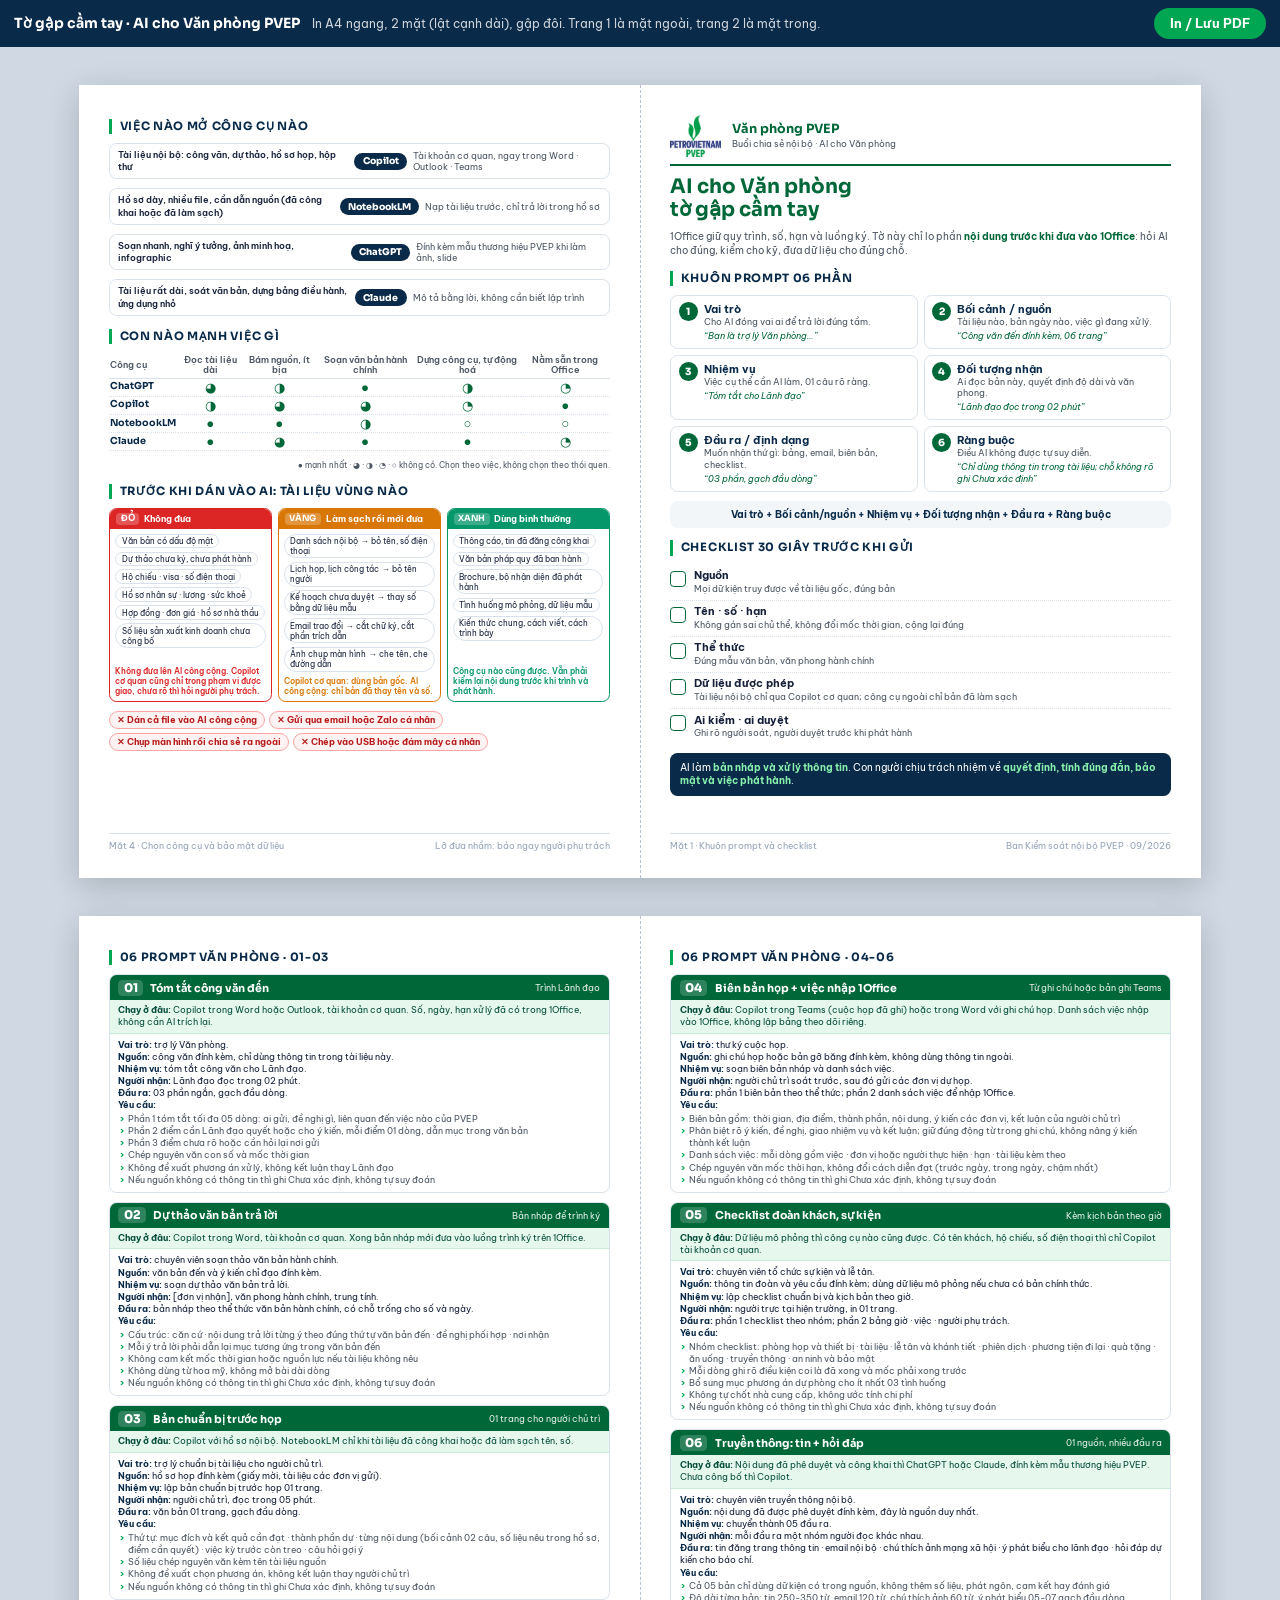
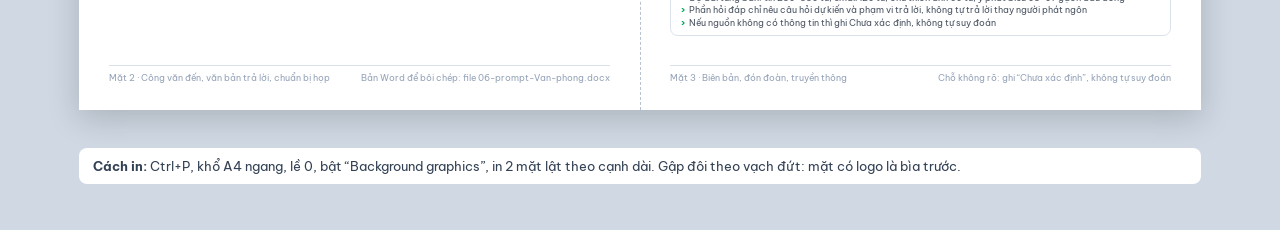
<file: kit/to-gap-A4.html>
<!DOCTYPE html>
<html lang="vi">
<head>
<meta charset="utf-8">
<meta name="viewport" content="width=device-width, initial-scale=1">
<title>AI cho Văn phòng PVEP - tờ gập cầm tay</title>
<link rel="preconnect" href="https://fonts.googleapis.com">
<link href="https://fonts.googleapis.com/css2?family=Sora:wght@600;700;800&family=Be+Vietnam+Pro:ital,wght@0,400;0,600;0,700;1,400&display=swap" rel="stylesheet">
<style>
:root{--g:#006838;--g2:#00A651;--navy:#0A2A4A;--ink:#16203A;--ink2:#4B5563;--mute:#94A3B8;--line:#D9E2EC;--bg:#F3F6F9}
*{box-sizing:border-box;margin:0;padding:0}
html,body{background:#cfd8e3;font-family:"Be Vietnam Pro",Arial,Helvetica,sans-serif;color:var(--ink);font-size:8.2pt;line-height:1.32;-webkit-print-color-adjust:exact;print-color-adjust:exact}
.toolbar{position:sticky;top:0;z-index:9;background:var(--navy);color:#fff;padding:8px 14px;display:flex;gap:12px;align-items:center;font-size:10.5pt}
.toolbar b{font-family:Sora,sans-serif}
.toolbar button{margin-left:auto;background:var(--g2);color:#fff;border:0;border-radius:999px;padding:7px 16px;font-weight:700;cursor:pointer;font-family:inherit}
.toolbar small{opacity:.8}
.sheet{width:297mm;height:210mm;background:#fff;margin:10mm auto;display:grid;grid-template-columns:1fr 1fr;position:relative;box-shadow:0 8px 30px rgba(0,0,0,.18);overflow:hidden;page-break-after:always}
.sheet:after{content:"";position:absolute;left:50%;top:0;bottom:0;border-left:1px dashed #b7c3d0}
.panel{padding:8mm 8mm 7mm;display:flex;flex-direction:column;gap:2.4mm;min-width:0;overflow:hidden;position:relative}
.panel__foot{margin-top:auto;font-size:6.6pt;color:var(--mute);display:flex;justify-content:space-between;border-top:1px solid var(--line);padding-top:1.6mm}
h1{font-family:Sora,sans-serif;font-size:15pt;color:var(--g);line-height:1.15}
h2{font-family:Sora,sans-serif;font-size:8.6pt;color:var(--navy);text-transform:uppercase;letter-spacing:.06em;border-left:3px solid var(--g2);padding-left:2mm;margin-top:1mm}
.brand{display:flex;align-items:center;gap:3mm;border-bottom:2px solid var(--g);padding-bottom:2mm}
.brand img{height:11mm;width:auto}
.brand small{display:block;color:var(--ink2);font-size:7pt}
.lead{font-size:7.8pt;color:var(--ink2)}
.lead b{color:var(--g)}
/* mat 1 */
.sixwrap{display:grid;grid-template-columns:1fr 1fr;gap:1.6mm}
.six{display:flex;gap:1.6mm;border:1px solid var(--line);border-radius:2mm;padding:1.6mm 2mm;background:#fff}
.six__n{flex:none;width:5mm;height:5mm;border-radius:50%;background:var(--g);color:#fff;font-family:Sora,sans-serif;font-weight:800;font-size:7.5pt;display:flex;align-items:center;justify-content:center}
.six b{display:block;font-size:8pt;color:var(--navy)}
.six small{display:block;font-size:6.9pt;color:var(--ink2);line-height:1.25}
.six em{display:block;font-size:6.8pt;color:var(--g);margin-top:.6mm;font-style:italic}
.formula{background:var(--bg);border-radius:2mm;padding:1.8mm 2.4mm;font-size:7.4pt;font-weight:700;color:var(--navy);text-align:center}
.ck{display:flex;gap:2mm;align-items:flex-start;padding:1.2mm 0;border-bottom:1px dotted var(--line)}
.ck:last-child{border-bottom:0}
.ck__box{flex:none;width:4.2mm;height:4.2mm;border:1.5px solid var(--g);border-radius:1mm;margin-top:.4mm}
.ck b{display:block;font-size:7.9pt;color:var(--ink)}
.ck small{display:block;font-size:6.9pt;color:var(--ink2)}
.rule{background:var(--navy);color:#fff;border-radius:2mm;padding:2mm 2.6mm;font-size:7.6pt;line-height:1.35}
.rule b{color:#86efac}
/* mat 2-3: prompt */
.pr{border:1px solid var(--line);border-radius:2mm;overflow:hidden;background:#fff}
.pr__h{display:flex;align-items:center;gap:2mm;background:var(--g);color:#fff;padding:1.2mm 2.2mm}
.pr__n{font-family:Sora,sans-serif;font-weight:800;font-size:9pt;background:rgba(255,255,255,.18);border-radius:1.2mm;padding:0 1.4mm}
.pr__t{font-family:Sora,sans-serif;font-weight:700;font-size:8.2pt}
.pr__tag{margin-left:auto;font-size:6.4pt;opacity:.9}
.pr__run{background:#E6F7EE;color:#064E3B;font-size:6.9pt;padding:1.1mm 2.2mm;border-bottom:1px solid #C6EBD6;line-height:1.3}
.pr__body{padding:1.4mm 2.2mm 1.6mm;font-size:7pt;line-height:1.3}
.pr__body .f b{color:var(--navy)}
.pr__body ul{list-style:none;margin-top:.4mm}
.pr__body li{position:relative;padding-left:2.6mm;color:var(--ink2)}
.pr__body li:before{content:"›";position:absolute;left:.4mm;color:var(--g2);font-weight:800}
/* mat 4 */
.rt{display:grid;grid-template-columns:1.35fr auto 1.1fr;gap:1.6mm;align-items:center;border:1px solid var(--line);border-radius:2mm;padding:1.3mm 2mm;font-size:7pt}
.rt__w{color:var(--ink);font-weight:600}
.rt__t{font-family:Sora,sans-serif;font-weight:800;color:#fff;background:var(--navy);border-radius:999px;padding:.6mm 2.2mm;font-size:7pt;white-space:nowrap}
.rt__n{color:var(--ink2);font-size:6.6pt}
table.mx{width:100%;border-collapse:collapse;font-size:6.6pt}
table.mx th{font-weight:600;color:var(--ink2);text-align:center;padding:.6mm .4mm;border-bottom:1px solid var(--line);line-height:1.15}
table.mx td{text-align:center;padding:.5mm .4mm;font-size:10pt;color:var(--g);line-height:1;border-bottom:1px dotted var(--line)}
table.mx td.mx__t{text-align:left;font-size:7.2pt;font-weight:700;color:var(--navy);font-family:Sora,sans-serif}
.mxl{font-size:6.3pt;color:var(--ink2);text-align:right}
.zones{display:grid;grid-template-columns:repeat(3,1fr);gap:1.6mm}
.zn{border:1px solid var(--c);border-radius:2mm;overflow:hidden;display:flex;flex-direction:column}
.zn__h{background:var(--c);color:#fff;font-weight:700;font-size:7pt;padding:1mm 1.6mm;display:flex;gap:1.2mm;align-items:center}
.zn__h span{background:rgba(255,255,255,.22);border-radius:1mm;padding:0 1.2mm;font-family:Sora,sans-serif;font-size:6.4pt}
.zn__b{padding:1.2mm 1.4mm;display:flex;flex-wrap:wrap;gap:.9mm}
.zn__b i{font-style:normal;font-size:6.2pt;border:1px solid var(--line);border-radius:999px;padding:.3mm 1.4mm;color:var(--ink);background:#fff;line-height:1.25}
.zn__r{margin-top:auto;font-size:6.2pt;color:var(--c);padding:0 1.4mm 1.2mm;font-weight:600;line-height:1.25}
.leaks{display:flex;flex-wrap:wrap;gap:1.2mm;font-size:6.6pt;font-weight:700;color:#B91C1C}
.leaks span{border:1px solid #FCA5A5;background:#FEF2F2;border-radius:999px;padding:.5mm 1.8mm}
.print-note{max-width:297mm;margin:0 auto 12mm;font-size:9.5pt;color:#334155;background:#fff;border-radius:8px;padding:10px 14px}
@page{size:A4 landscape;margin:0}
@media print{
  html,body{background:#fff}
  .toolbar,.print-note{display:none}
  .sheet{margin:0;box-shadow:none;width:297mm;height:210mm}
}
</style>
</head>
<body>
<div class="toolbar"><b>Tờ gập cầm tay · AI cho Văn phòng PVEP</b><small>In A4 ngang, 2 mặt (lật cạnh dài), gập đôi. Trang 1 là mặt ngoài, trang 2 là mặt trong.</small><button onclick="window.print()">In / Lưu PDF</button></div>

<!-- ===== TRANG 1 (mặt ngoài): trái = mặt 4 (bìa sau), phải = mặt 1 (bìa trước) ===== -->
<div class="sheet">
  <div class="panel">
    <h2>Việc nào mở công cụ nào</h2>
    <div class="rt"><div class="rt__w">Tài liệu nội bộ: công văn, dự thảo, hồ sơ họp, hộp thư</div><div class="rt__t">Copilot</div><div class="rt__n">Tài khoản cơ quan, ngay trong Word · Outlook · Teams</div></div><div class="rt"><div class="rt__w">Hồ sơ dày, nhiều file, cần dẫn nguồn (đã công khai hoặc đã làm sạch)</div><div class="rt__t">NotebookLM</div><div class="rt__n">Nạp tài liệu trước, chỉ trả lời trong hồ sơ</div></div><div class="rt"><div class="rt__w">Soạn nhanh, nghĩ ý tưởng, ảnh minh hoạ, infographic</div><div class="rt__t">ChatGPT</div><div class="rt__n">Đính kèm mẫu thương hiệu PVEP khi làm ảnh, slide</div></div><div class="rt"><div class="rt__w">Tài liệu rất dài, soát văn bản, dựng bảng điều hành, ứng dụng nhỏ</div><div class="rt__t">Claude</div><div class="rt__n">Mô tả bằng lời, không cần biết lập trình</div></div>
    <h2>Con nào mạnh việc gì</h2>
    <table class="mx"><thead><tr><th style="text-align:left">Công cụ</th><th>Đọc tài liệu dài</th><th>Bám nguồn, ít bịa</th><th>Soạn văn bản hành chính</th><th>Dựng công cụ, tự động hoá</th><th>Nằm sẵn trong Office</th></tr></thead><tbody><tr><td class='mx__t'>ChatGPT</td><td>◕</td><td>◑</td><td>●</td><td>◑</td><td>◔</td></tr><tr><td class='mx__t'>Copilot</td><td>◑</td><td>◕</td><td>◕</td><td>◔</td><td>●</td></tr><tr><td class='mx__t'>NotebookLM</td><td>●</td><td>●</td><td>◑</td><td>○</td><td>○</td></tr><tr><td class='mx__t'>Claude</td><td>●</td><td>◕</td><td>●</td><td>●</td><td>◔</td></tr></tbody></table>
    <div class="mxl">● mạnh nhất · ◕ · ◑ · ◔ · ○ không có. Chọn theo việc, không chọn theo thói quen.</div>
    <h2>Trước khi dán vào AI: tài liệu vùng nào</h2>
    <div class="zones"><div class="zn" style="--c:#DC2626"><div class="zn__h"><span>ĐỎ</span>Không đưa</div><div class="zn__b"><i>Văn bản có dấu độ mật</i><i>Dự thảo chưa ký, chưa phát hành</i><i>Hộ chiếu · visa · số điện thoại</i><i>Hồ sơ nhân sự · lương · sức khoẻ</i><i>Hợp đồng · đơn giá · hồ sơ nhà thầu</i><i>Số liệu sản xuất kinh doanh chưa công bố</i></div><div class="zn__r">Không đưa lên AI công cộng. Copilot cơ quan cũng chỉ trong phạm vi được giao, chưa rõ thì hỏi người phụ trách.</div></div><div class="zn" style="--c:#D97706"><div class="zn__h"><span>VÀNG</span>Làm sạch rồi mới đưa</div><div class="zn__b"><i>Danh sách nội bộ → bỏ tên, số điện thoại</i><i>Lịch họp, lịch công tác → bỏ tên người</i><i>Kế hoạch chưa duyệt → thay số bằng dữ liệu mẫu</i><i>Email trao đổi → cắt chữ ký, cắt phần trích dẫn</i><i>Ảnh chụp màn hình → che tên, che đường dẫn</i></div><div class="zn__r">Copilot cơ quan: dùng bản gốc. AI công cộng: chỉ bản đã thay tên và số.</div></div><div class="zn" style="--c:#059669"><div class="zn__h"><span>XANH</span>Dùng bình thường</div><div class="zn__b"><i>Thông cáo, tin đã đăng công khai</i><i>Văn bản pháp quy đã ban hành</i><i>Brochure, bộ nhận diện đã phát hành</i><i>Tình huống mô phỏng, dữ liệu mẫu</i><i>Kiến thức chung, cách viết, cách trình bày</i></div><div class="zn__r">Công cụ nào cũng được. Vẫn phải kiểm lại nội dung trước khi trình và phát hành.</div></div></div>
    <div class="leaks"><span>✕ Dán cả file vào AI công cộng</span><span>✕ Gửi qua email hoặc Zalo cá nhân</span><span>✕ Chụp màn hình rồi chia sẻ ra ngoài</span><span>✕ Chép vào USB hoặc đám mây cá nhân</span></div>
    <div class="panel__foot"><span>Mặt 4 · Chọn công cụ và bảo mật dữ liệu</span><span>Lỡ đưa nhầm: báo ngay người phụ trách</span></div>
  </div>
  <div class="panel">
    <div class="brand"><img src="../PVEP.png" alt="PVEP"><div><b style="font-family:Sora,sans-serif;color:var(--g);font-size:9.5pt">Văn phòng PVEP</b><small>Buổi chia sẻ nội bộ · AI cho Văn phòng</small></div></div>
    <h1>AI cho Văn phòng<br>tờ gập cầm tay</h1>
    <p class="lead">1Office giữ quy trình, số, hạn và luồng ký. Tờ này chỉ lo phần <b>nội dung trước khi đưa vào 1Office</b>: hỏi AI cho đúng, kiểm cho kỹ, đưa dữ liệu cho đúng chỗ.</p>
    <h2>Khuôn prompt 06 phần</h2>
    <div class="sixwrap"><div class="six"><span class="six__n">1</span><div><b>Vai trò</b><small>Cho AI đóng vai ai để trả lời đúng tầm.</small><em>“Bạn là trợ lý Văn phòng…”</em></div></div><div class="six"><span class="six__n">2</span><div><b>Bối cảnh / nguồn</b><small>Tài liệu nào, bản ngày nào, việc gì đang xử lý.</small><em>“Công văn đến đính kèm, 06 trang”</em></div></div><div class="six"><span class="six__n">3</span><div><b>Nhiệm vụ</b><small>Việc cụ thể cần AI làm, 01 câu rõ ràng.</small><em>“Tóm tắt cho Lãnh đạo”</em></div></div><div class="six"><span class="six__n">4</span><div><b>Đối tượng nhận</b><small>Ai đọc bản này, quyết định độ dài và văn phong.</small><em>“Lãnh đạo đọc trong 02 phút”</em></div></div><div class="six"><span class="six__n">5</span><div><b>Đầu ra / định dạng</b><small>Muốn nhận thứ gì: bảng, email, biên bản, checklist.</small><em>“03 phần, gạch đầu dòng”</em></div></div><div class="six"><span class="six__n">6</span><div><b>Ràng buộc</b><small>Điều AI không được tự suy diễn.</small><em>“Chỉ dùng thông tin trong tài liệu; chỗ không rõ ghi Chưa xác định”</em></div></div></div>
    <div class="formula">Vai trò + Bối cảnh/nguồn + Nhiệm vụ + Đối tượng nhận + Đầu ra + Ràng buộc</div>
    <h2>Checklist 30 giây trước khi gửi</h2>
    <div><div class="ck"><span class="ck__box"></span><div><b>Nguồn</b><small>Mọi dữ kiện truy được về tài liệu gốc, đúng bản</small></div></div><div class="ck"><span class="ck__box"></span><div><b>Tên · số · hạn</b><small>Không gán sai chủ thể, không đổi mốc thời gian, cộng lại đúng</small></div></div><div class="ck"><span class="ck__box"></span><div><b>Thể thức</b><small>Đúng mẫu văn bản, văn phong hành chính</small></div></div><div class="ck"><span class="ck__box"></span><div><b>Dữ liệu được phép</b><small>Tài liệu nội bộ chỉ qua Copilot cơ quan; công cụ ngoài chỉ bản đã làm sạch</small></div></div><div class="ck"><span class="ck__box"></span><div><b>Ai kiểm · ai duyệt</b><small>Ghi rõ người soát, người duyệt trước khi phát hành</small></div></div></div>
    <div class="rule">AI làm <b>bản nháp và xử lý thông tin</b>. Con người chịu trách nhiệm về <b>quyết định, tính đúng đắn, bảo mật và việc phát hành</b>.</div>
    <div class="panel__foot"><span>Mặt 1 · Khuôn prompt và checklist</span><span>Ban Kiểm soát nội bộ PVEP · 09/2026</span></div>
  </div>
</div>

<!-- ===== TRANG 2 (mặt trong): trái = mặt 2, phải = mặt 3 ===== -->
<div class="sheet">
  <div class="panel">
    <h2>06 prompt Văn phòng · 01-03</h2>
    <div class="pr">
  <div class="pr__h"><span class="pr__n">01</span><span class="pr__t">Tóm tắt công văn đến</span><span class="pr__tag">Trình Lãnh đạo</span></div>
  <div class="pr__run"><b>Chạy ở đâu:</b> Copilot trong Word hoặc Outlook, tài khoản cơ quan. Số, ngày, hạn xử lý đã có trong 1Office, không cần AI trích lại.</div>
  <div class="pr__body"><div class="f"><b>Vai trò:</b> trợ lý Văn phòng.</div><div class="f"><b>Nguồn:</b> công văn đính kèm, chỉ dùng thông tin trong tài liệu này.</div><div class="f"><b>Nhiệm vụ:</b> tóm tắt công văn cho Lãnh đạo.</div><div class="f"><b>Người nhận:</b> Lãnh đạo đọc trong 02 phút.</div><div class="f"><b>Đầu ra:</b> 03 phần ngắn, gạch đầu dòng.</div><div class="f"><b>Yêu cầu:</b></div><ul><li>Phần 1 tóm tắt tối đa 05 dòng: ai gửi, đề nghị gì, liên quan đến việc nào của PVEP</li><li>Phần 2 điểm cần Lãnh đạo quyết hoặc cho ý kiến, mỗi điểm 01 dòng, dẫn mục trong văn bản</li><li>Phần 3 điểm chưa rõ hoặc cần hỏi lại nơi gửi</li><li>Chép nguyên văn con số và mốc thời gian</li><li>Không đề xuất phương án xử lý, không kết luận thay Lãnh đạo</li><li>Nếu nguồn không có thông tin thì ghi Chưa xác định, không tự suy đoán</li></ul></div>
</div>
    <div class="pr">
  <div class="pr__h"><span class="pr__n">02</span><span class="pr__t">Dự thảo văn bản trả lời</span><span class="pr__tag">Bản nháp để trình ký</span></div>
  <div class="pr__run"><b>Chạy ở đâu:</b> Copilot trong Word, tài khoản cơ quan. Xong bản nháp mới đưa vào luồng trình ký trên 1Office.</div>
  <div class="pr__body"><div class="f"><b>Vai trò:</b> chuyên viên soạn thảo văn bản hành chính.</div><div class="f"><b>Nguồn:</b> văn bản đến và ý kiến chỉ đạo đính kèm.</div><div class="f"><b>Nhiệm vụ:</b> soạn dự thảo văn bản trả lời.</div><div class="f"><b>Người nhận:</b> [đơn vị nhận], văn phong hành chính, trung tính.</div><div class="f"><b>Đầu ra:</b> bản nháp theo thể thức văn bản hành chính, có chỗ trống cho số và ngày.</div><div class="f"><b>Yêu cầu:</b></div><ul><li>Cấu trúc: căn cứ · nội dung trả lời từng ý theo đúng thứ tự văn bản đến · đề nghị phối hợp · nơi nhận</li><li>Mỗi ý trả lời phải dẫn lại mục tương ứng trong văn bản đến</li><li>Không cam kết mốc thời gian hoặc nguồn lực nếu tài liệu không nêu</li><li>Không dùng từ hoa mỹ, không mở bài dài dòng</li><li>Nếu nguồn không có thông tin thì ghi Chưa xác định, không tự suy đoán</li></ul></div>
</div>
    <div class="pr">
  <div class="pr__h"><span class="pr__n">03</span><span class="pr__t">Bản chuẩn bị trước họp</span><span class="pr__tag">01 trang cho người chủ trì</span></div>
  <div class="pr__run"><b>Chạy ở đâu:</b> Copilot với hồ sơ nội bộ. NotebookLM chỉ khi tài liệu đã công khai hoặc đã làm sạch tên, số.</div>
  <div class="pr__body"><div class="f"><b>Vai trò:</b> trợ lý chuẩn bị tài liệu cho người chủ trì.</div><div class="f"><b>Nguồn:</b> hồ sơ họp đính kèm (giấy mời, tài liệu các đơn vị gửi).</div><div class="f"><b>Nhiệm vụ:</b> lập bản chuẩn bị trước họp 01 trang.</div><div class="f"><b>Người nhận:</b> người chủ trì, đọc trong 05 phút.</div><div class="f"><b>Đầu ra:</b> văn bản 01 trang, gạch đầu dòng.</div><div class="f"><b>Yêu cầu:</b></div><ul><li>Thứ tự: mục đích và kết quả cần đạt · thành phần dự · từng nội dung (bối cảnh 02 câu, số liệu nêu trong hồ sơ, điểm cần quyết) · việc kỳ trước còn treo · câu hỏi gợi ý</li><li>Số liệu chép nguyên văn kèm tên tài liệu nguồn</li><li>Không đề xuất chọn phương án, không kết luận thay người chủ trì</li><li>Nếu nguồn không có thông tin thì ghi Chưa xác định, không tự suy đoán</li></ul></div>
</div>
    <div class="panel__foot"><span>Mặt 2 · Công văn đến, văn bản trả lời, chuẩn bị họp</span><span>Bản Word để bôi chép: file 06-prompt-Van-phong.docx</span></div>
  </div>
  <div class="panel">
    <h2>06 prompt Văn phòng · 04-06</h2>
    <div class="pr">
  <div class="pr__h"><span class="pr__n">04</span><span class="pr__t">Biên bản họp + việc nhập 1Office</span><span class="pr__tag">Từ ghi chú hoặc bản ghi Teams</span></div>
  <div class="pr__run"><b>Chạy ở đâu:</b> Copilot trong Teams (cuộc họp đã ghi) hoặc trong Word với ghi chú họp. Danh sách việc nhập vào 1Office, không lập bảng theo dõi riêng.</div>
  <div class="pr__body"><div class="f"><b>Vai trò:</b> thư ký cuộc họp.</div><div class="f"><b>Nguồn:</b> ghi chú họp hoặc bản gỡ băng đính kèm, không dùng thông tin ngoài.</div><div class="f"><b>Nhiệm vụ:</b> soạn biên bản nháp và danh sách việc.</div><div class="f"><b>Người nhận:</b> người chủ trì soát trước, sau đó gửi các đơn vị dự họp.</div><div class="f"><b>Đầu ra:</b> phần 1 biên bản theo thể thức; phần 2 danh sách việc để nhập 1Office.</div><div class="f"><b>Yêu cầu:</b></div><ul><li>Biên bản gồm: thời gian, địa điểm, thành phần, nội dung, ý kiến các đơn vị, kết luận của người chủ trì</li><li>Phân biệt rõ ý kiến, đề nghị, giao nhiệm vụ và kết luận; giữ đúng động từ trong ghi chú, không nâng ý kiến thành kết luận</li><li>Danh sách việc: mỗi dòng gồm việc · đơn vị hoặc người thực hiện · hạn · tài liệu kèm theo</li><li>Chép nguyên văn mốc thời hạn, không đổi cách diễn đạt (trước ngày, trong ngày, chậm nhất)</li><li>Nếu nguồn không có thông tin thì ghi Chưa xác định, không tự suy đoán</li></ul></div>
</div>
    <div class="pr">
  <div class="pr__h"><span class="pr__n">05</span><span class="pr__t">Checklist đoàn khách, sự kiện</span><span class="pr__tag">Kèm kịch bản theo giờ</span></div>
  <div class="pr__run"><b>Chạy ở đâu:</b> Dữ liệu mô phỏng thì công cụ nào cũng được. Có tên khách, hộ chiếu, số điện thoại thì chỉ Copilot tài khoản cơ quan.</div>
  <div class="pr__body"><div class="f"><b>Vai trò:</b> chuyên viên tổ chức sự kiện và lễ tân.</div><div class="f"><b>Nguồn:</b> thông tin đoàn và yêu cầu đính kèm; dùng dữ liệu mô phỏng nếu chưa có bản chính thức.</div><div class="f"><b>Nhiệm vụ:</b> lập checklist chuẩn bị và kịch bản theo giờ.</div><div class="f"><b>Người nhận:</b> người trực tại hiện trường, in 01 trang.</div><div class="f"><b>Đầu ra:</b> phần 1 checklist theo nhóm; phần 2 bảng giờ · việc · người phụ trách.</div><div class="f"><b>Yêu cầu:</b></div><ul><li>Nhóm checklist: phòng họp và thiết bị · tài liệu · lễ tân và khánh tiết · phiên dịch · phương tiện đi lại · quà tặng · ăn uống · truyền thông · an ninh và bảo mật</li><li>Mỗi dòng ghi rõ điều kiện coi là đã xong và mốc phải xong trước</li><li>Bổ sung mục phương án dự phòng cho ít nhất 03 tình huống</li><li>Không tự chốt nhà cung cấp, không ước tính chi phí</li><li>Nếu nguồn không có thông tin thì ghi Chưa xác định, không tự suy đoán</li></ul></div>
</div>
    <div class="pr">
  <div class="pr__h"><span class="pr__n">06</span><span class="pr__t">Truyền thông: tin + hỏi đáp</span><span class="pr__tag">01 nguồn, nhiều đầu ra</span></div>
  <div class="pr__run"><b>Chạy ở đâu:</b> Nội dung đã phê duyệt và công khai thì ChatGPT hoặc Claude, đính kèm mẫu thương hiệu PVEP. Chưa công bố thì Copilot.</div>
  <div class="pr__body"><div class="f"><b>Vai trò:</b> chuyên viên truyền thông nội bộ.</div><div class="f"><b>Nguồn:</b> nội dung đã được phê duyệt đính kèm, đây là nguồn duy nhất.</div><div class="f"><b>Nhiệm vụ:</b> chuyển thành 05 đầu ra.</div><div class="f"><b>Người nhận:</b> mỗi đầu ra một nhóm người đọc khác nhau.</div><div class="f"><b>Đầu ra:</b> tin đăng trang thông tin · email nội bộ · chú thích ảnh mạng xã hội · ý phát biểu cho lãnh đạo · hỏi đáp dự kiến cho báo chí.</div><div class="f"><b>Yêu cầu:</b></div><ul><li>Cả 05 bản chỉ dùng dữ kiện có trong nguồn, không thêm số liệu, phát ngôn, cam kết hay đánh giá</li><li>Độ dài từng bản: tin 250-350 từ, email 120 từ, chú thích ảnh 60 từ, ý phát biểu 05-07 gạch đầu dòng</li><li>Phần hỏi đáp chỉ nêu câu hỏi dự kiến và phạm vi trả lời, không tự trả lời thay người phát ngôn</li><li>Nếu nguồn không có thông tin thì ghi Chưa xác định, không tự suy đoán</li></ul></div>
</div>
    <div class="panel__foot"><span>Mặt 3 · Biên bản, đón đoàn, truyền thông</span><span>Chỗ không rõ: ghi “Chưa xác định”, không tự suy đoán</span></div>
  </div>
</div>

<div class="print-note"><b>Cách in:</b> Ctrl+P, khổ A4 ngang, lề 0, bật “Background graphics”, in 2 mặt lật theo cạnh dài. Gập đôi theo vạch đứt: mặt có logo là bìa trước.</div>
</body>
</html>
</file>
